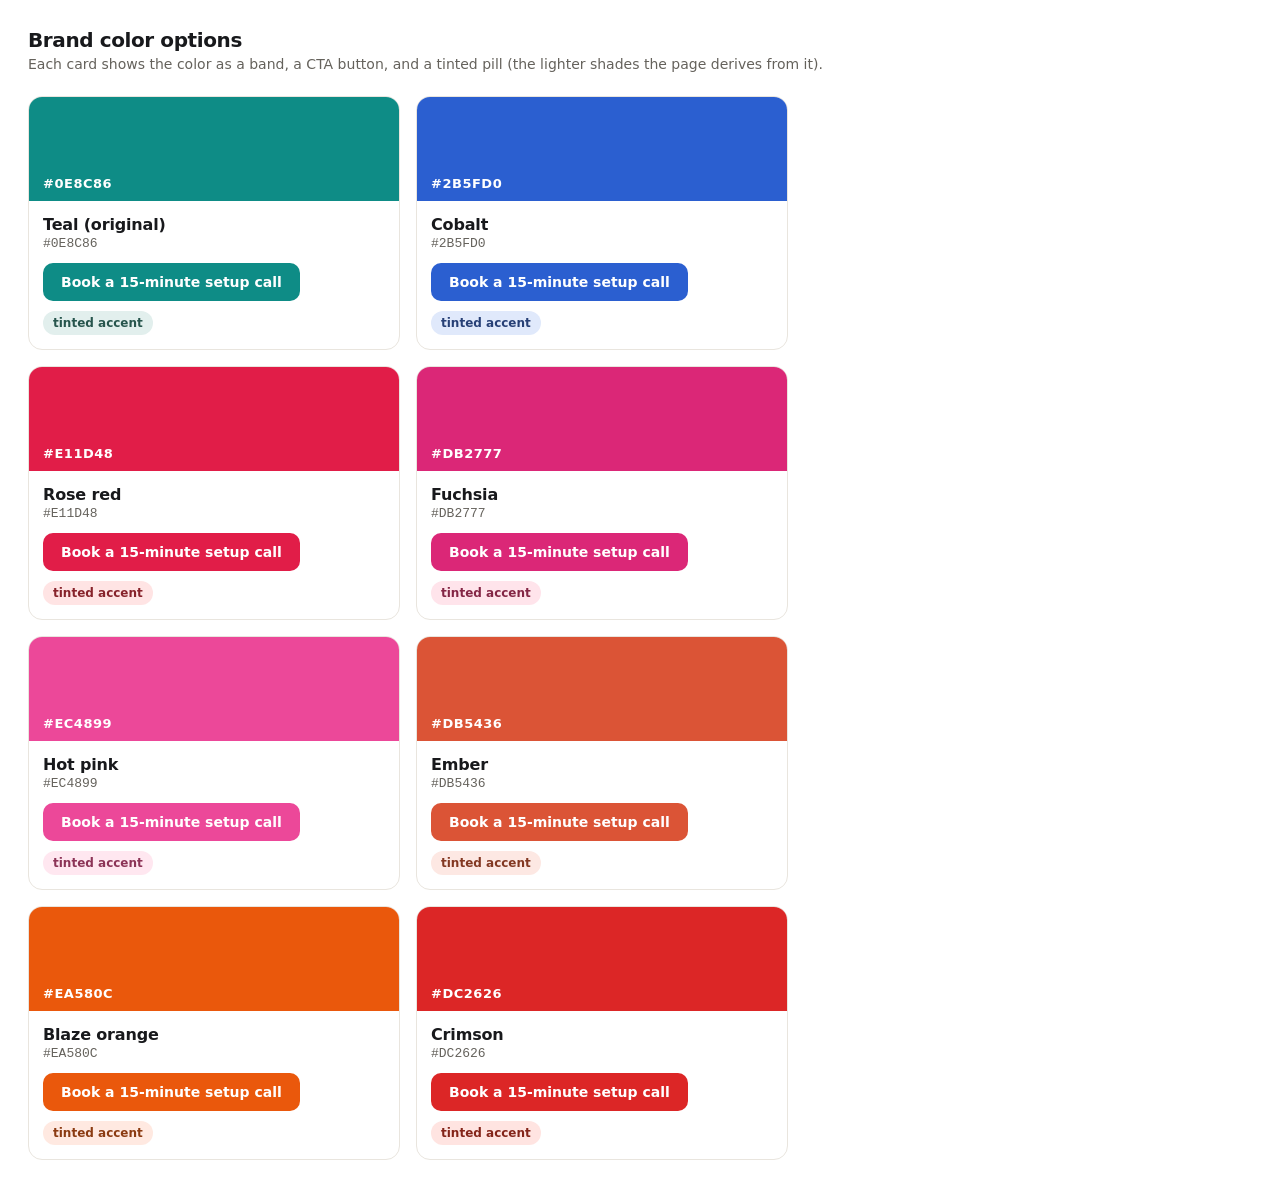
<file: _swatches.html>
<!DOCTYPE html>
<html lang="en">
<head>
<meta charset="UTF-8" />
<meta name="viewport" content="width=device-width, initial-scale=1.0" />
<title>Brand color swatches</title>
<style>
  body { margin: 0; font-family: 'Manrope', system-ui, sans-serif; background: #fff; color: #18191C; padding: 28px; }
  h1 { font-size: 20px; letter-spacing: -0.02em; margin: 0 0 4px; }
  p.sub { color: #65625C; font-size: 14px; margin: 0 0 24px; }
  .grid { display: grid; grid-template-columns: repeat(2, 1fr); gap: 16px; max-width: 760px; }
  .card { border: 1px solid #E9E5DE; border-radius: 14px; overflow: hidden; }
  .band { height: 84px; display: flex; align-items: flex-end; padding: 10px 14px; }
  .band span { color: #fff; font-weight: 800; font-size: 13px; letter-spacing: 0.04em; }
  .body { padding: 14px; }
  .name { font-weight: 800; font-size: 16px; letter-spacing: -0.01em; }
  .hex { font-family: ui-monospace, Menlo, monospace; font-size: 13px; color: #65625C; margin-top: 2px; }
  .btn { display: inline-flex; align-items: center; gap: 7px; margin-top: 12px; padding: 11px 18px; border-radius: 10px; color: #fff; font-weight: 700; font-size: 14px; }
  .pill { display: inline-block; margin-top: 10px; padding: 5px 10px; border-radius: 999px; font-size: 12px; font-weight: 700; }
</style>
</head>
<body>
  <h1>Brand color options</h1>
  <p class="sub">Each card shows the color as a band, a CTA button, and a tinted pill (the lighter shades the page derives from it).</p>
  <div class="grid" id="grid"></div>
  <script>
    var COLORS = [
      { name: "Teal (original)", hex: "#0E8C86" },
      { name: "Cobalt",          hex: "#2B5FD0" },
      { name: "Rose red",        hex: "#E11D48" },
      { name: "Fuchsia",         hex: "#DB2777" },
      { name: "Hot pink",        hex: "#EC4899" },
      { name: "Ember",           hex: "#DB5436" },
      { name: "Blaze orange",    hex: "#EA580C" },
      { name: "Crimson",         hex: "#DC2626" }
    ];
    var g = document.getElementById("grid");
    COLORS.forEach(function (c) {
      var tint = "color-mix(in oklab, " + c.hex + ", #ffffff 86%)";
      var deep = "color-mix(in oklab, " + c.hex + ", #1a1208 42%)";
      g.insertAdjacentHTML("beforeend",
        '<div class="card">' +
          '<div class="band" style="background:' + c.hex + '"><span>' + c.hex + '</span></div>' +
          '<div class="body">' +
            '<div class="name">' + c.name + '</div>' +
            '<div class="hex">' + c.hex + '</div>' +
            '<div class="btn" style="background:' + c.hex + '">Book a 15-minute setup call</div>' +
            '<span class="pill" style="background:' + tint + ';color:' + deep + '">tinted accent</span>' +
          '</div>' +
        '</div>');
    });
  </script>
</body>
</html>
</file>
